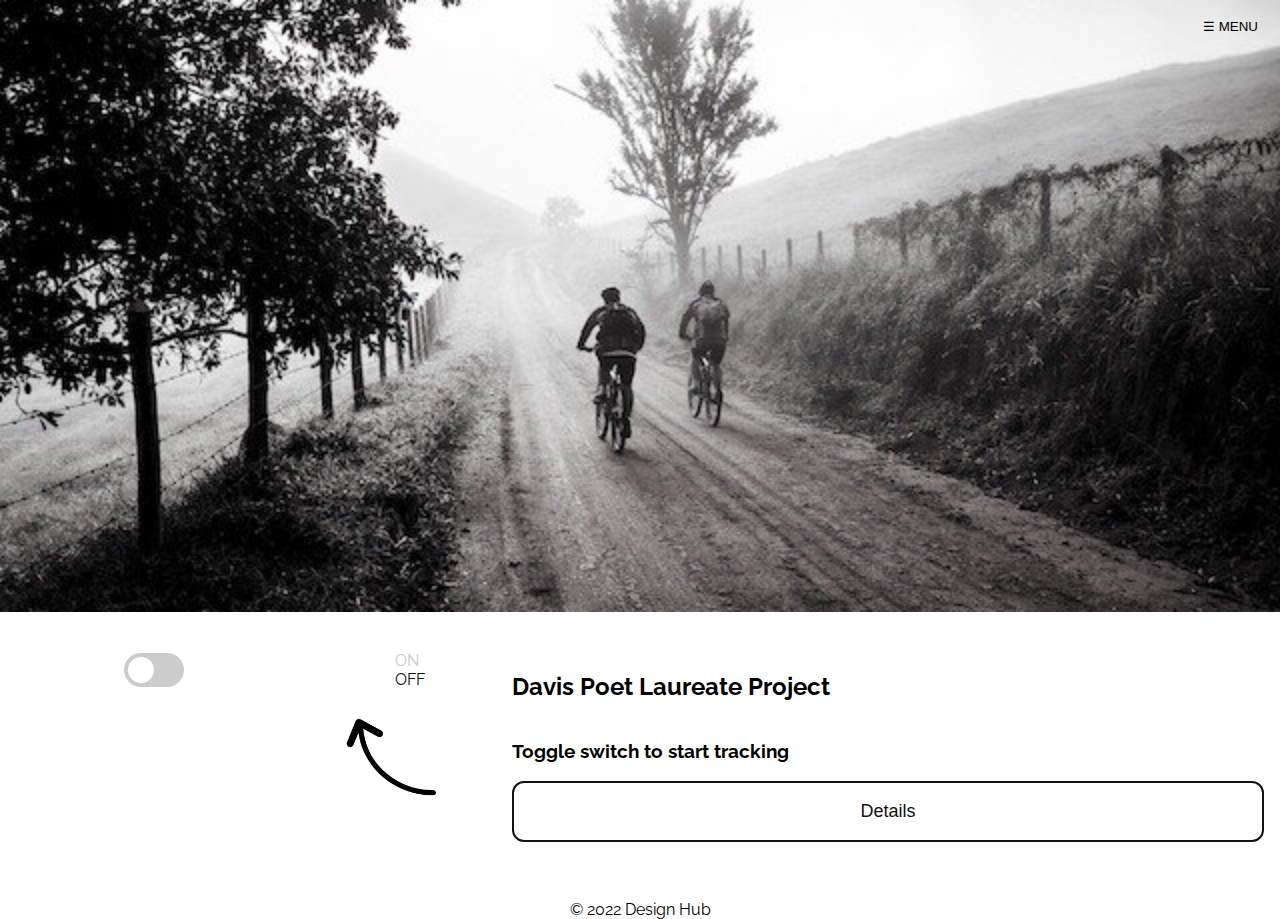
<file: index.html>
<!DOCTYPE html>
<html lang="en">
<head>
  <meta charset="UTF-8">
  <meta http-equiv="X-UA-Compatible" content="IE=edge">
  <meta name="viewport" content="width=device-width, initial-scale=1.0">
  <meta name="description" content="This is a testing site for discovering the benefits of PWA including GPS tracking.">
  <link rel="manifest" href="/manifest.json">
  <script src="/js/app.js" defer></script>
  <script src="/js/sidebar.js" defer></script>
  <title>Davis Poet Laureate Project App</title>
  <link rel="stylesheet" href="/css/main.css">
  <!-- IOS Support  -->
  <link rel="apple-touch-icon" href="/image/icon-192.png">
  <meta name="apple-mobile-web-app-status-bar" content="#111111">
  <meta name="theme-color" content="#111111">
  <link rel="icon" type="image/png" sizes="48x48" href="/image/favicon-48x48.png">
  <link rel="shortcut icon" href="./favicon.ico">

</head>
<body>
  <header>
    <nav>
      <div class="nav-menu-button">
        <button id="openBtn">&#9776; MENU</button>
      </div>
      <div id="sidebar" class="nav-sidebar">
        <button id="closeBtn">&times;</button>
        <!-- <a href="#">About The Project</a> -->
        <a href="#">Poems</a>
        <ul>
          <li><a href="https://sites.google.com/view/soundriver/home/the-poems/poem-1" target="_blank">Poem 1</a></li>
          <li><a href="https://sites.google.com/view/soundriver/home/the-poems/poem-2" target="_blank">Poem 2</a></li>
          <li><a href="https://sites.google.com/view/soundriver/home/the-poems/poem-3" target="_blank">Poem 3</a></li>
          <li><a href="https://sites.google.com/view/soundriver/home/the-poems/poem-4" target="_blank">Poem 4</a></li>
          <li><a href="https://sites.google.com/view/soundriver/home/the-poems/poem-5" target="_blank">Poem 5</a></li>
          <li><a href="https://sites.google.com/view/soundriver/home/the-poems/poem-6" target="_blank">Poem 6</a></li>
          <li><a href="https://sites.google.com/view/soundriver/home/the-poems/poem-7" target="_blank">Poem 7</a></li>
          <li><a href="https://sites.google.com/view/soundriver/home/the-poems/poem-8" target="_blank">Poem 8</a></li>
          <li><a href="https://sites.google.com/view/soundriver/home/the-poems/poem-9" target="_blank">Poem 9</a></li>
          <li><a href="https://sites.google.com/view/soundriver/home/the-poems/poem-10" target="_blank">Poem 10</a></li>
        </ul>
        <!-- <a href="#">Privacy Policy</a> -->
      </div>
    </nav>
  </header>
  <main>
    <div class="container">
      <section id="main-header" style="background-image: url(/image/mtb-image.jpg);">
        <button id="stop-sound">Pause &equals;</button>
        <button id="resume-sound">Resume &vrtri;</button>
      </section>
      <section id="main-content">
        <div class="content-container">
          <div class="tracking-controls">
            <div class="toggle-group">
              <label class="switch">
                <input type="checkbox" name="tracking-toggle" id="tracking-toggle" tabindex="0">
                <span class="slider round"></span>
              </label>
              <div class="power-indicator">
                <div id="on" class="dim">ON</div>
                <div id="off" class="lit">OFF</div>
              </div>

            </div>
            <div class="tracking-info">
              <div id="tracking-message-box">
                <div id="tracking-message">
                  <span id="tracking"></span>
                </div>
              </div>
              <div class="coordinate-container">
                <span id="sheets"></span>
                <span id="latDisplay"></span>
                <span id="longDisplay"></span>
              </div>
            </div>
          </div>
          <div class="info-content">
            <h2>Davis Poet Laureate Project</h2>
            <h3>
              <img class="arrow" src="/image/arrow-left-up.png" alt="arrow pointing to toggle">
              Toggle switch to start tracking</h3>
            <input type="button" value="Details" tabindex="1">
            <div id="details" class="no-display">
              <ol>
                <li>Please "Allow" locations permissions</li>
                <li>Allow or remove any popup blockers for this domain</li>
                <li>Toggle the Start switch to the on position and the poems will start launching automatically</li>
                <li>When you're done or to stop the app at any time, simply toggle the Start switch to the OFF postition</li>
              </ol>
            </div>
          </div>
        </div>
      </section>
    </div>
  </main>
  <footer>
    <div class="footer-details">
      &copy; 2022 Design Hub
    </div>
  </footer>
</body>
</html>
</file>
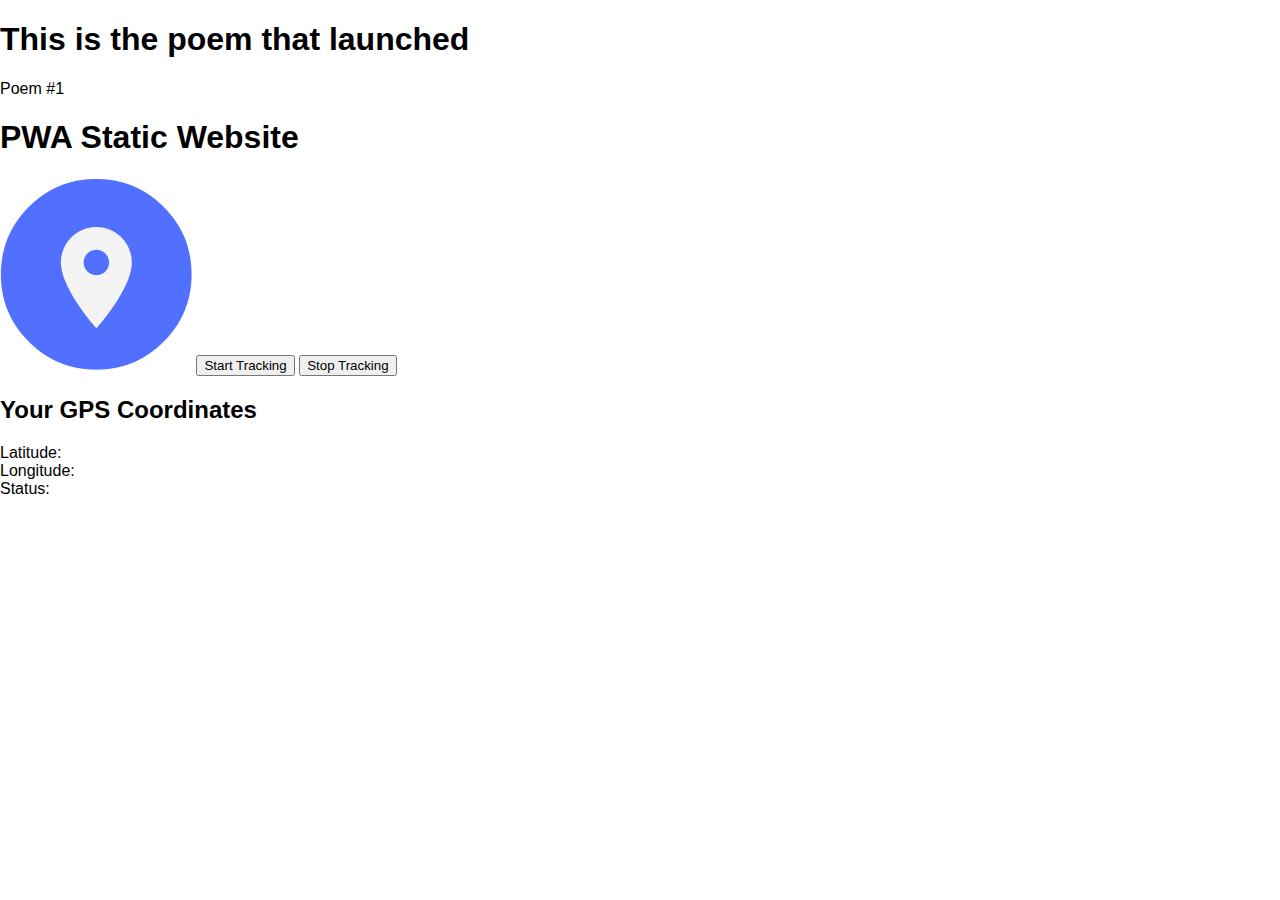
<file: poems/poem1.html>
<!DOCTYPE html>
<html lang="en">
<head>
  <meta charset="UTF-8">
  <meta http-equiv="X-UA-Compatible" content="IE=edge">
  <meta name="viewport" content="width=device-width, initial-scale=1.0">
  <meta name="description" content="This is a testing site for discovering the benefits of PWA including GPS tracking.">
  <link rel="manifest" href="../manifest.json">
  <script src="../js/app.js" defer></script>
  <title>PWA Test Static Site</title>
  <link rel="stylesheet" href="/css/main.css">
  <!-- IOS Support  -->
  <link rel="apple-touch-icon" href="/image/icon-192.png">
  <meta name="apple-mobile-web-app-status-bar" content="#a55ca7">
  <meta name="theme-color" content="#333bad">
</head>
<body>
  <h1>This is the poem that launched</h1>
  <p>Poem #1</p>
  <div class="flex-col-center">
    <h1>PWA Static Website</h1>
    <img src="/image/icon-192.png" width="192" height="192" alt="app icon">
    <button id="start-watch">Start Tracking</button>
    <button id="stop-watch">Stop Tracking</button>
  </div>
  <div class="coord-display-box">
    <h2>Your GPS Coordinates</h2>
    <div class="coord-display">Latitude: <span id='lat'></span></div>
    <div class="coord-display">Longitude: <span id='long'></span></div>
    <div class="coord-display">Status: <span id="status"></span></div>
  </div>
</body>
</html>
</file>
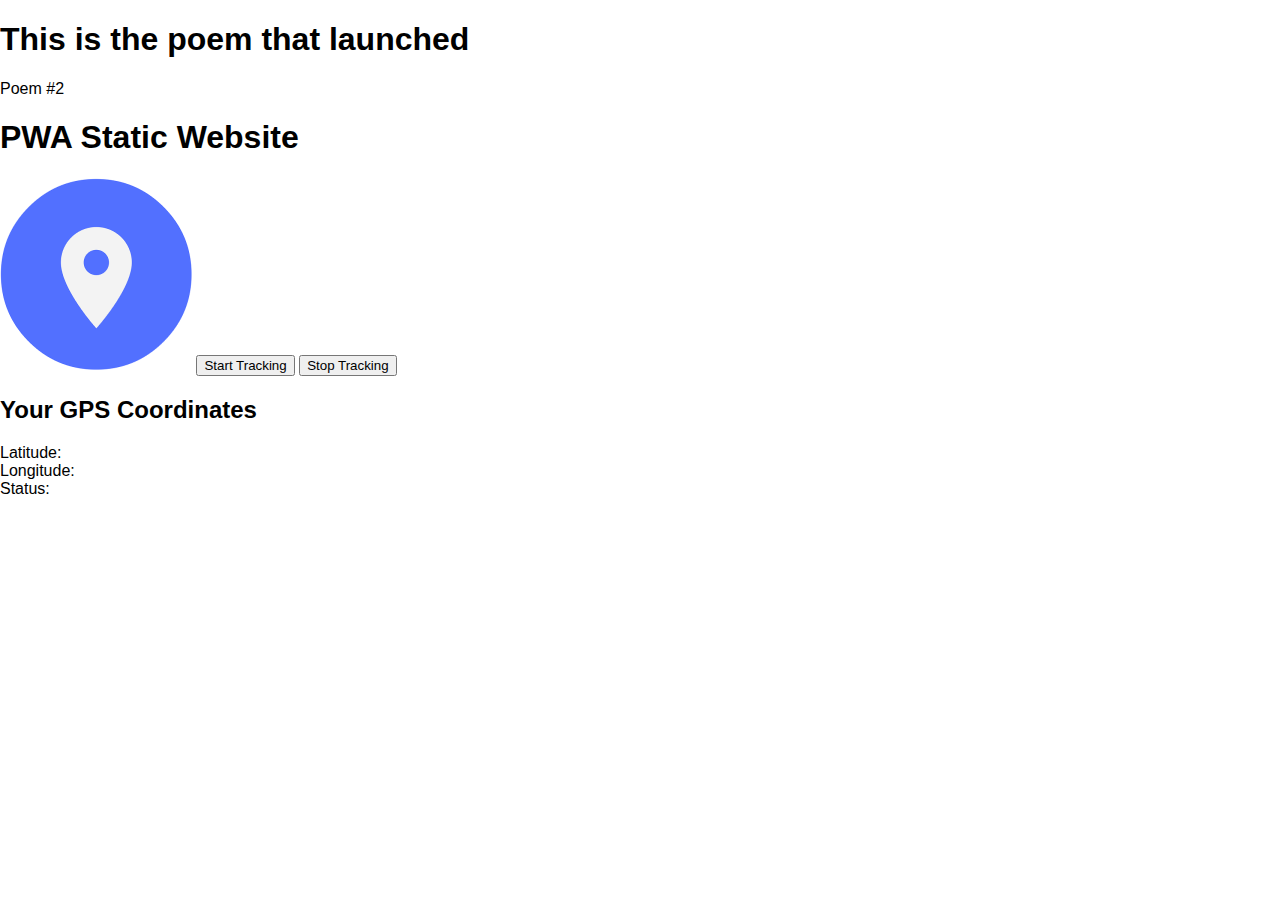
<file: poems/poem2.html>
<!DOCTYPE html>
<html lang="en">
<head>
  <meta charset="UTF-8">
  <meta http-equiv="X-UA-Compatible" content="IE=edge">
  <meta name="viewport" content="width=device-width, initial-scale=1.0">
  <meta name="description" content="This is a testing site for discovering the benefits of PWA including GPS tracking.">
  <link rel="manifest" href="../manifest.json">
  <script src="../js/app.js" defer></script>
  <title>PWA Test Static Site</title>
  <link rel="stylesheet" href="/css/main.css">
  <!-- IOS Support  -->
  <link rel="apple-touch-icon" href="/image/icon-192.png">
  <meta name="apple-mobile-web-app-status-bar" content="#a55ca7">
  <meta name="theme-color" content="#333bad">
</head>
<body>
  <h1>This is the poem that launched</h1>
  <p>Poem #2</p>
  <div class="flex-col-center">
    <h1>PWA Static Website</h1>
    <img src="/image/icon-192.png" width="192" height="192" alt="app icon">
    <button id="start-watch">Start Tracking</button>
    <button id="stop-watch">Stop Tracking</button>
  </div>
  <div class="coord-display-box">
    <h2>Your GPS Coordinates</h2>
    <div class="coord-display">Latitude: <span id='lat'></span></div>
    <div class="coord-display">Longitude: <span id='long'></span></div>
    <div class="coord-display">Status: <span id="status"></span></div>
  </div>
</body>
</html>
</file>
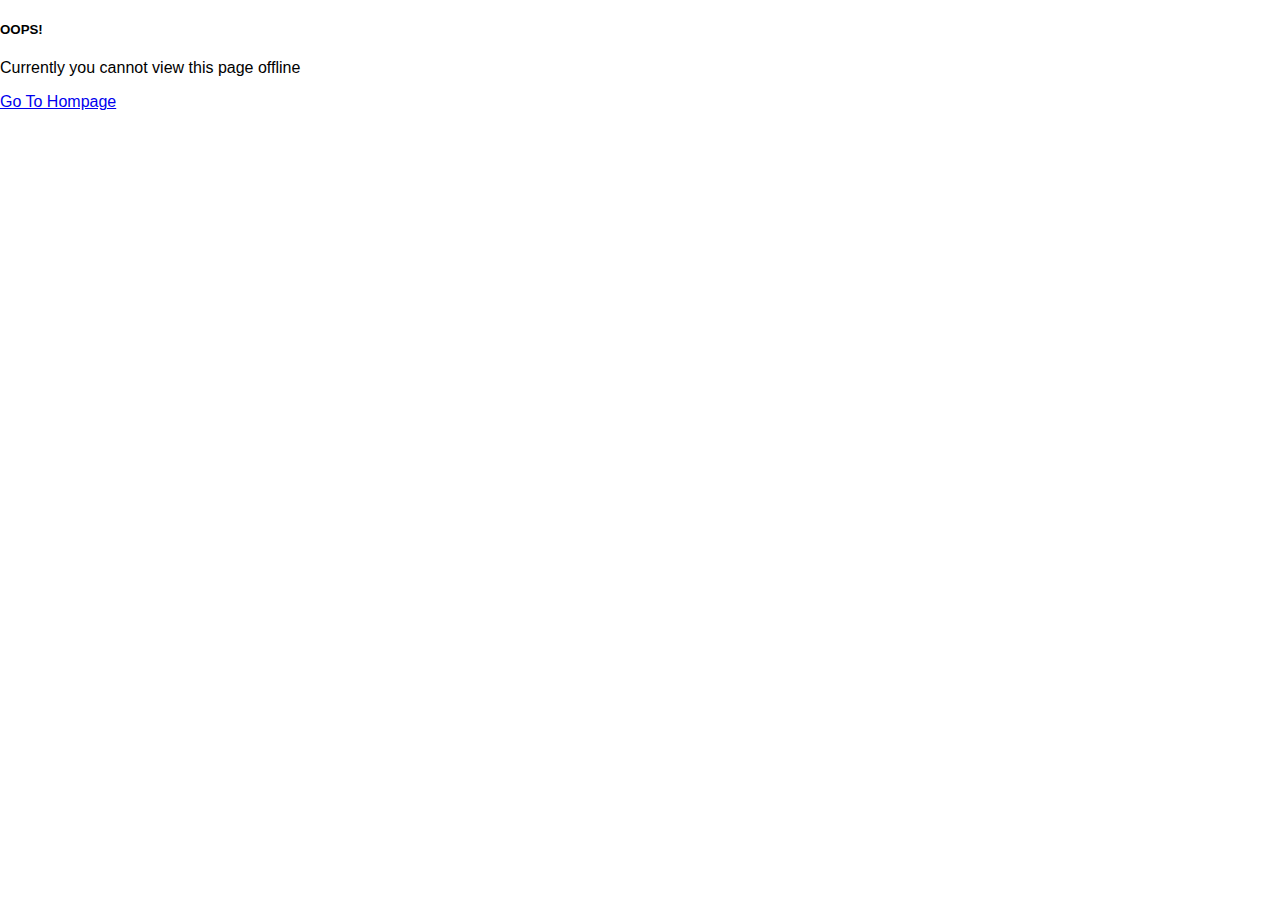
<file: routes/fallback.html>
<!DOCTYPE html>
<html lang="en">
<head>
  <meta charset="UTF-8">
  <meta http-equiv="X-UA-Compatible" content="IE=edge">
  <meta name="viewport" content="width=device-width, initial-scale=1.0">
  <meta name="description" content="This is a testing site for discovering the benefits of PWA including GPS tracking.">
  <link rel="manifest" href="/manifest.json">
  <script src="/js/app.js" defer></script>
  <title>PWA Test Static Site</title>
  <link rel="stylesheet" href="/css/main.css">
  <!-- IOS Support  -->
  <link rel="apple-touch-icon" href="/image/icon-192.png">
  <meta name="apple-mobile-web-app-status-bar" content="#a55ca7">
  <meta name="theme-color" content="#333bad">
</head>
<body>
  <main>
    <div class="flex-col-center">
      <h5>OOPS!</h5>
      <P>Currently you cannot view this page offline</P>
      <a href="/" class="btn">Go To Hompage</a>
    </div>
  </main>
</body>
</html>
</file>
<file: css/main.css>
@import url('https://fonts.googleapis.com/css2?family=Raleway:wght@300;400;600;700&display=swap');

body {
  margin: 0;
  padding: 0;
  box-sizing: border-box;
  height: 100%;
  font-family: 'Raleway', sans-serif;
}

 /* MENU AND SIDEBAR  */
.nav-sidebar {
  height: 100%;
  width: 0;
  position: fixed;
  z-index: 1;
  top: 0;
  right: 0;
  background-color: #111;
  overflow-x: hidden;
  padding-top: 1em;
  transition: 0.5s;
}

.nav-sidebar a {
  padding: 8px 8px 8px 32px;
  text-decoration: none;
  font-size: 2em;
  color: #818181;
  display: block;
  transition: 0.3s;
}

.nav-sidebar a:hover {
  color: #f1f1f1;
}
.nav-menu-button {
  display: inline-block;
  position: absolute;
  top: 1em;
  right: 1em;
}
ul {
  display: flex;
  flex-flow: column;
}
ul li {
  list-style: none;
}
ul li a {
  text-decoration: none;
}
#openBtn {
  background-color: transparent;
  border: none;
}
#closeBtn {
  position: absolute;
  top: 0;
  right: 25px;
  font-size: 36px;
  margin-left: 50px;
  background-color: transparent;
  color: #f1f1f1;
  border: none;
  
}

 /* TOGGLE SWITCH */
 .switch {
   --w:60px;
   --h:34px;
   position: relative;
   display: inline-block;
   width: var(--w);
   height: var(--h);
 }

 .switch input {
   opacity: 0;
   width: 0;
   height: 0;
 }

 .slider {
    position: absolute;
    cursor: pointer;
    top: 0;
    left: 0;
    right: 0;
    bottom: 0;
    background-color: #ccc;
    -webkit-transition: .4s;
    transition: .4s;
 }

 .slider::before {
  position: absolute;
  content: "";
  height: 26px;
  width: 26px;
  left: 4px;
  bottom: 4px;
  background-color: #fff;
  -webkit-transition: .4s;
  transition: .4s;
}
.slider.round {
  border-radius: 34px;
}
.slider:before {
  border-radius: 50%;
}
 
input:checked + .slider {
  background-color: #18191a;
}
input:focus + .slider {
  box-shadow: 0 0 1px #18191a;
}
 
input:checked + .slider:before {
  -webkit-transform: translateX(26px);
  -ms-transform: translateX(26px);
  transform: translateX(26px);
}

 /* MAIN CONTENT */
 .container, .container-fallback {
   height: 100vh;
   /* min-height: -webkit-fill-available; */
   display: flex;
   flex-flow: column;
 }
 .container-fallback {
   justify-content: center;
   align-items: center;
   color: #eff;
   background-color: #111;
 }
 .container-fallback a {
   color: #eff;
 }
 .fallback-image {
   font-size: 50vw;
 }
 #main-header {
   /* background-image: url(/image/mtb-image.jpg); */
   background-size: cover;
   background-position: center;
   width: 100%;
   height: 68%;
 }
 #main-content {
   display: flex;
   flex-flow: column;
   flex: 1 1 auto;
 }
 .content-container {
   display: grid;
   grid-template-columns: repeat(5, 1fr);
   height: 100%;
   width: 100%;
   flex: 1 1 auto;

 }

 .tracking-controls {
   display: grid;
   grid-template-rows: repeat(5, 1fr);
   height: 100%;
   grid-column: 1/3;
 }

 .toggle-group {
   display: grid;
   grid-template-columns: repeat(5, 1fr);
   grid-row: 1/3;
   position: relative;
 }
 .switch {
   grid-column: 1/4;
   justify-self: center;
   align-self: center;
   
 }
 .power-indicator {
   grid-column: 4/6;
   justify-self: center;
   align-self: center;
 }

 .lit {
  color: #111;
 }
 .dim {
  color: #cac8c8;
 }

 .tracking-info {
   display: grid;
   grid-template-rows: repeat(5, 1fr);
   grid-row: 3/6;
 }
 #tracking-message-box {
   visibility: hidden;
   overflow: hidden;
   z-index: 1;
   grid-row: 1/4;
   justify-self: center;
   align-self: center;
   width: 100%;
   height: 100%;
   filter: drop-shadow(0px 8px 4px #ccc);
 }

 .bounce-animation {
  animation: bounce 1.5s ease-out  infinite;
 }

 #tracking-message {
  display: flex;
  justify-content: center;
  align-items: center;
  clip-path: polygon(20% 0 , 80% 0, 80% 70%, 55% 70%, 50% 90%, 45% 70%, 20% 70% );
  background-color: #fff;
  width: 100%;
  height: 100%;

 }
 .coordinate-container {
   display: flex;
   flex-flow: column;
   justify-content: center;
   align-items: center;
   grid-row: 4/6;
   justify-self: center;
   align-self: center;
 }

 .info-content {
   display: flex;
   flex-flow: column;
   justify-content: center;
   align-items: flex-start;
   height: 100%;
   grid-column: 3/6;
   text-align: center;
   padding-right: 1em;
 }

 .info-content h3 {
   position: relative;
 }
 input[type="button"] {
   align-self: center;
   background-color: hsla(0, 0%, 100%, .8);
   color: #111;
   margin-bottom: 1em;
   padding: 1em;
   width: 100%;
   border: 2px solid #111;
   border-radius: 12px;
   box-shadow: none;
   font-size: large;
 }
 input[type="button"]:hover {
   background-color: #111;
   color: #fff;
 }

 .arrow {
   position: absolute;
   top: -100%;
   left: -60%;
   width: 5em;
   animation: reveal 3s linear;
 }
 .no-display {
   display: none;
 }
 .display {
   display: block;
 }
 ol {
   padding: 0;
   margin-top: 0;
   text-align: left;
 }
 .footer-details {
   width: 100%;
   text-align: center;
 }

 @keyframes reveal {
   0% {
     opacity: 0;
   }
   100% {
     opacity: 1;
   }
   
 }
 @keyframes bounce {
   0% {
     transform: translateY(0);
   }
   50% {
     transform: translateY(-10px);
   }
   100% {
     transform: translateY(0);
   }
 }
</file>
